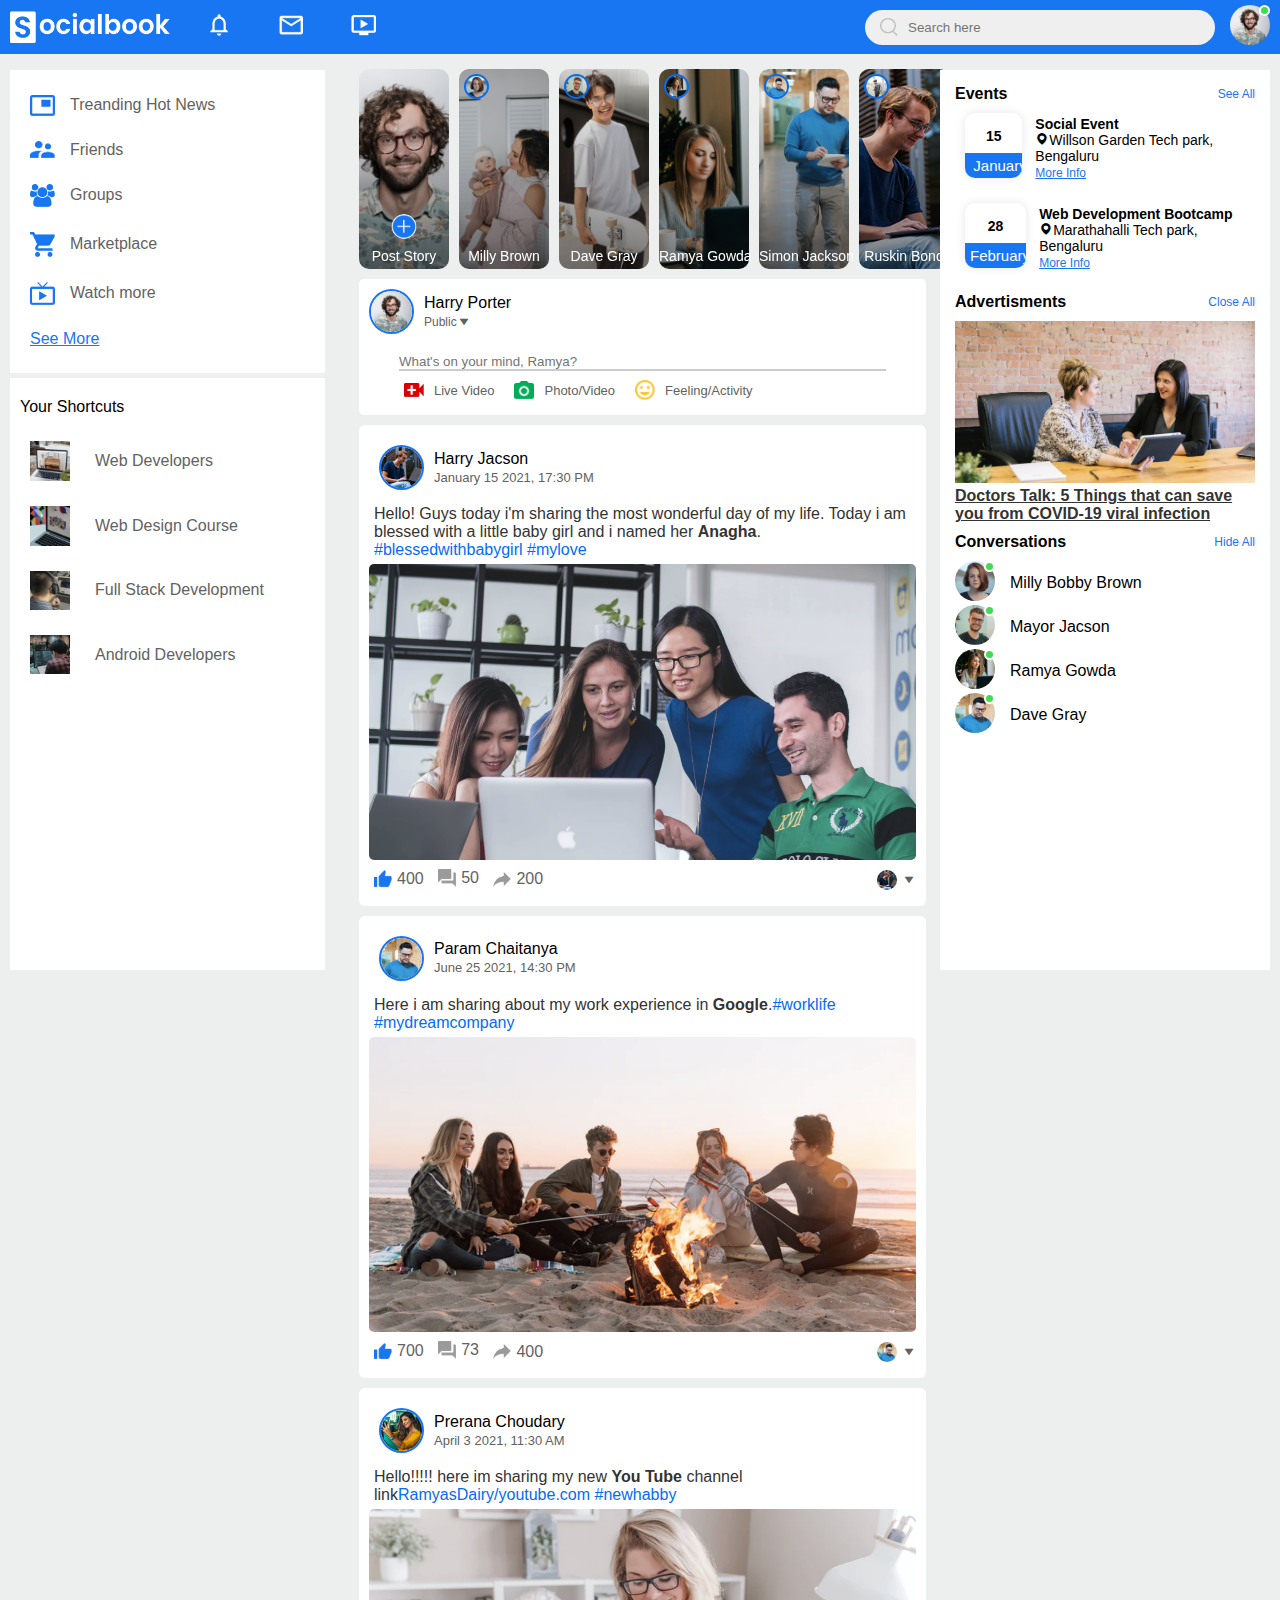
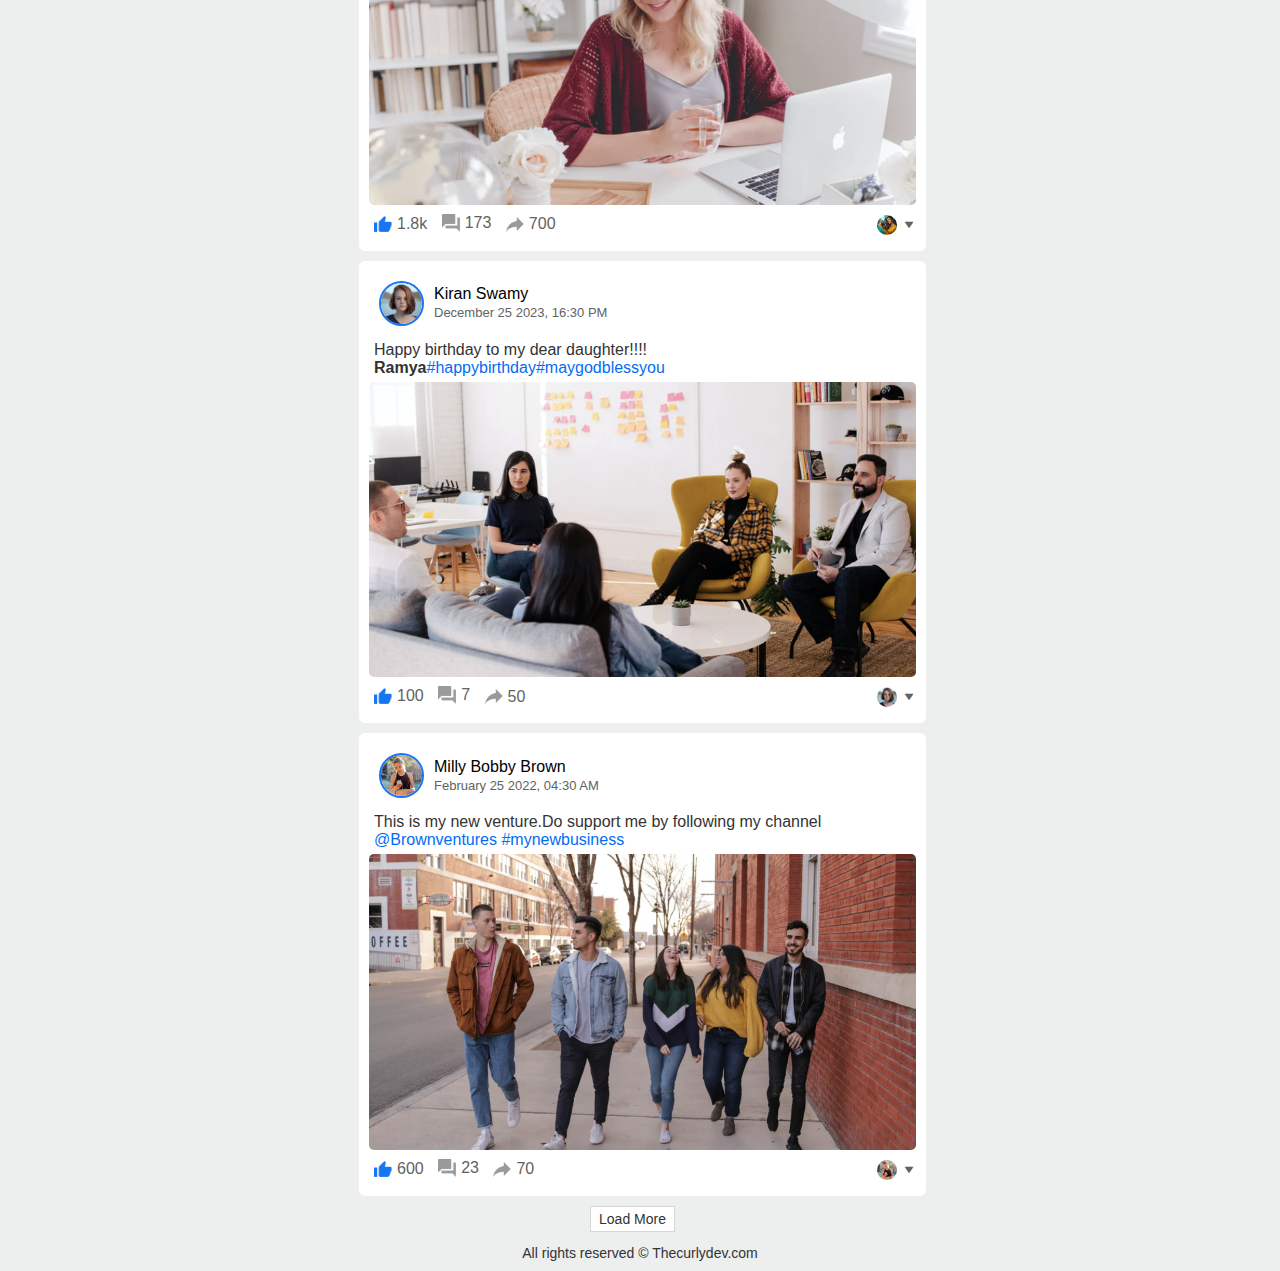
<file: Index.html>
<!DOCTYPE html>
<html lang="en">
  <head>
    <meta charset="UTF-8" />
    <meta name="viewport" content="width=device-width, initial-scale=1.0" />
    <title>SocialBook - A Facebook clone project</title>
    <link rel="stylesheet" href="Style.css" />
    <link
      href="https://unpkg.com/boxicons@2.1.4/css/boxicons.min.css"
      rel="stylesheet"
    />
  </head>
  <body>
    <!-- || Navbar design  -->
    <nav>
      <!-- left navbar design -->
      <div class="nav-left">
        <img
          src="socialbook_img/images/logo.png"
          class="logo"
          title="Company Logo"
        />
        <ul>
          <li><img src="socialbook_img/images/notification.png" alt="" /></li>
          <li><img src="socialbook_img/images/inbox.png" alt="" /></li>
          <li><img src="socialbook_img/images/video.png" alt="" /></li>
        </ul>
      </div>
      <!-- right navbar design -->
      <div class="nav-right">
        <div class="search-box">
          <img src="socialbook_img/images/search.png" />
          <input type="search" placeholder="Search here" />
        </div>
        <div class="nav-user-icon online" onclick="settingsMenuToggle()">
          <img
            src="socialbook_img/images/profile-pic.png"
            alt="User profile pic"
            title="My profile-pic"
          />
        </div>
      </div>

      <!----------------------------- User profile setting menu ------------------------->
    <div class="user-setting-menu">

      <div id="bcg-toggle-btn" class="bcg-toggle-btn-on">
          <span></span>
      </div>

      <div class="user-profile">
        <img
          src="socialbook_img/images/profile-pic.png"
          alt="user-profile"
          title="profile-pic"
        />
        <div>
          <p>Harry Porter</p>
          <a href="profile.html">See your profile</a>
        </div>
      </div>
      <hr>
      <div class="user-profile">
        <img
          src="socialbook_img/images/feedback.png"
          alt="user-profile"
          title="profile-pic"
        />
        <div>
          <p>Give Feedback</p>
          <a href="#">Help us to improve more</a>
        </div>
      </div>
      <hr>

      <!------------------------------------- user setting list ----------------------------->
      <div class="user-setting-list">
        <img src="socialbook_img/images/setting.png" class="settings-icon">
        <a href="#">Settings & Privacy</a> <img src="socialbook_img/images/arrow.png" width="5px">
      </div>
      <div class="user-setting-list">
        <img src="socialbook_img/images/help.png" class="settings-icon">
        <a href="#">Help & Support</a> <img src="socialbook_img/images/arrow.png" width="5px">
      </div>
      <div class="user-setting-list">
        <img src="socialbook_img/images/display.png" class="settings-icon">
        <a href="#">Display & Accessibility</a> <img src="socialbook_img/images/arrow.png" width="5px">
      </div>
      <div class="user-setting-list">
        <img src="socialbook_img/images/logout.png" class="settings-icon">
        <a href="#">Logout</a> <img src="socialbook_img/images/arrow.png" width="5px">
      </div>
    </div>

    </nav>

    <!-- Main container design -->
    <div class="container">
      <!--------------------------------------- left sidebar --------------------------------------------------------------->
      <div class="left-sidebar">
        <div class="imp-links">
          <a href="#"
            ><img src="socialbook_img/images/news.png" alt="" />Treanding Hot
            News</a
          >
          <a href="#"
            ><img src="socialbook_img/images/friends.png" alt="" />Friends</a
          >
          <a href="#"
            ><img src="socialbook_img/images/group.png" alt="" />Groups</a
          >
          <a href="#"
            ><img
              src="socialbook_img/images/marketplace.png"
              alt=""
            />Marketplace</a
          >
          <a href="#"
            ><img src="socialbook_img/images/watch.png" alt="" />Watch more</a
          >
          <a href="#">See More</a>
        </div>
        <!-- shortcut links -->
        <div class="shortcut">
          <p>Your Shortcuts</p>
          <a href="#"
            ><img
              src="socialbook_img/images/shortcut-1.png"
              alt="Shortcut links"
            />Web Developers</a
          >
          <a href="#"
            ><img
              src="socialbook_img/images/shortcut-2.png"
              alt="Shortcut links"
            />Web Design Course</a
          >
          <a href="#"
            ><img
              src="socialbook_img/images/shortcut-3.png"
              alt="Shortcut links"
            />Full Stack Development</a
          >
          <a href="#"
            ><img
              src="socialbook_img/images/shortcut-4.png"
              alt="Shortcut links"
            />Android Developers</a
          >
        </div>
      </div>
      <!------------------------------ Main content container --------------------------------------->
      <div class="maincontent">
        <div class="story-board">
          <!---------------------- Story1 ----------------------------->
          <div class="story status1">
            <img
              src="socialbook_img/images/upload.png"
              alt="Upload Your images"
            />
            <p>Post Story</p>
          </div>

          <!---------------------- Story2 ----------------------------->
          <div class="story status2">
            <img
              src="socialbook_img/images/member-1.png"
              alt="Upload Your images"
            />
            <p>Milly Brown</p>
          </div>

          <!---------------------- Story3 ----------------------------->
          <div class="story status3">
            <img
              src="socialbook_img/images/member-2.png"
              alt="Upload Your images"
            />
            <p>Dave Gray</p>
          </div>

          <!---------------------- Story4 ----------------------------->
          <div class="story status4">
            <img
              src="socialbook_img/images/member-3.png"
              alt="Upload Your images"
            />
            <p>Ramya Gowda</p>
          </div>

          <!---------------------- Story5 ----------------------------->
          <div class="story status5">
            <img
              src="socialbook_img/images/member-4.png"
              alt="Upload Your images"
            />
            <p>Simon Jackson</p>
          </div>

          <!---------------------- Story6 ----------------------------->
          <div class="story status6">
            <img
              src="socialbook_img/images/member-5.png"
              alt="Upload Your images"
            />
            <p>Ruskin Bond</p>
          </div>
        </div>
        <!---------------------------------------------- User-Post Container starts here ------------------------------------------->
        <div class="write-post-container">
          <div class="user-profile">
            <img
              src="socialbook_img/images/profile-pic.png"
              alt="user-profile"
              title="profile-pic"
            />
            <div>
              <p>Harry Porter</p>
              <small>Public<i class="bx bxs-down-arrow"></i></small>
            </div>
          </div>
          <div class="post-input-container">
            <textarea
              rows="1"
              placeholder="What's on your mind, Ramya?"
            ></textarea>
            <div class="add-post-links">
              <a href="#"
                ><img src="socialbook_img/images/live-video.png" alt="" />Live
                Video</a
              >
              <a href="#"
                ><img
                  src="socialbook_img/images/photo.png"
                  alt=""
                />Photo/Video</a
              >
              <a href="#"
                ><img
                  src="socialbook_img/images/feeling.png"
                  alt=""
                />Feeling/Activity</a
              >
            </div>
          </div>
        </div>
        <!-------------------------------------------Feed container Starts here ------------------------------------------------>
        <div class="post-container">
          <div class="user-profile">
            <img
              src="socialbook_img/images/member-7.png"
              alt="user-profile"
              title="profile-pic"
            />
            <div>
              <p>Harry Jacson</p>
              <span>January 15 2021, 17:30 PM</span>
            </div>
          </div>
          <p class="post-text">
            Hello! Guys today i'm sharing the most wonderful day of my life.
            Today i am blessed with a little baby girl and i named her
            <strong>Anagha</strong>. <a href="#">#blessedwithbabygirl</a>
            <a href="#">#mylove</a>
          </p>
          <img
            class="post-img"
            src="socialbook_img/images/feed-image-1.png"
            alt="Feed image"
            title="Mother with her baby"
          />
          <div class="post-row">
            <div class="activity-icons">
              <div>
                <img src="socialbook_img/images/like-blue.png" alt="" />400
              </div>
              <div>
                <img src="socialbook_img/images/comments.png" alt="" />50
              </div>
              <div><img src="socialbook_img/images/share.png" alt="" />200</div>
            </div>
            <div class="post-profile-icon">
              <img
                src="socialbook_img/images/member-7.png"
                alt="profile-pic"
              /><i class="bx bxs-down-arrow"></i>
            </div>
          </div>
        </div>

        <!--------------------------------------- Feed- post 2 ----------------------------------------->

        <div class="post-container">
          <div class="user-profile">
            <img
              src="socialbook_img/images/member-4.png"
              alt="user-profile"
              title="profile-pic"
            />
            <div>
              <p>Param Chaitanya</p>
              <span>June 25 2021, 14:30 PM</span>
            </div>
          </div>
          <p class="post-text">
            Here i am sharing about my work experience in <b>Google</b>.<a
              href="#"
              >#worklife</a
            >
            <a href="#">#mydreamcompany</a>
          </p>
          <img
            class="post-img"
            src="socialbook_img/images/feed-image-2.png"
            alt="Feed image"
            title="Google"
          />
          <div class="post-row">
            <div class="activity-icons">
              <div>
                <img src="socialbook_img/images/like-blue.png" alt="" />700
              </div>
              <div>
                <img src="socialbook_img/images/comments.png" alt="" />73
              </div>
              <div><img src="socialbook_img/images/share.png" alt="" />400</div>
            </div>
            <div class="post-profile-icon">
              <img
                src="socialbook_img/images/member-4.png"
                alt="profile-pic"
              /><i class="bx bxs-down-arrow"></i>
            </div>
          </div>
        </div>

        <!--------------------------------------- Feed- post 3 ----------------------------------------->

        <div class="post-container">
          <div class="user-profile">
            <img
              src="socialbook_img/images/member-8.png"
              alt="user-profile"
              title="profile-pic"
            />
            <div>
              <p>Prerana Choudary</p>
              <span>April 3 2021, 11:30 AM</span>
            </div>
          </div>
          <p class="post-text">
            Hello!!!!! here im sharing my new <b>You Tube</b> channel link<a
              href="#"
              >RamyasDairy/youtube.com</a
            >
            <a href="#">#newhabby</a>
          </p>
          <img
            class="post-img"
            src="socialbook_img/images/feed-image-4.png"
            alt="Feed image"
            title="Google"
          />
          <div class="post-row">
            <div class="activity-icons">
              <div>
                <img src="socialbook_img/images/like-blue.png" alt="" />1.8k</div>
              <div>
                <img src="socialbook_img/images/comments.png" alt="" />173
              </div>
              <div><img src="socialbook_img/images/share.png" alt="" />700</div>
            </div>
            <div class="post-profile-icon">
              <img
                src="socialbook_img/images/member-8.png"
                alt="profile-pic"
              /><i class="bx bxs-down-arrow"></i>
            </div>
          </div>
        </div>

        <!--------------------------------------- Feed- post 4 ----------------------------------------->

        <div class="post-container">
          <div class="user-profile">
            <img
              src="socialbook_img/images/member-1.png"
              alt="user-profile"
              title="profile-pic"
            />
            <div>
              <p>Kiran Swamy</p>
              <span>December 25 2023, 16:30 PM</span>
            </div>
          </div>
          <p class="post-text">
            Happy birthday to my dear daughter!!!! <b>Ramya</b><a href="#">#happybirthday</a><a href="#">#maygodblessyou</a>
          </p>
          <img
            class="post-img"
            src="socialbook_img/images/feed-image-5.png"
            alt="Feed image"
            title="Google"
          />
          <div class="post-row">
            <div class="activity-icons">
              <div>
                <img src="socialbook_img/images/like-blue.png" alt="" />100
              </div>
              <div>
                <img src="socialbook_img/images/comments.png" alt="" />7
              </div>
              <div><img src="socialbook_img/images/share.png" alt="" />50</div>
            </div>
            <div class="post-profile-icon">
              <img
                src="socialbook_img/images/member-1.png"
                alt="profile-pic"
              /><i class="bx bxs-down-arrow"></i>
            </div>
          </div>
        </div>

        <!--------------------------------------- Feed- post 5 ----------------------------------------->

        <div class="post-container">
          <div class="user-profile">
            <img
              src="socialbook_img/images/member-6.png"
              alt="user-profile"
              title="profile-pic"
            />
            <div>
              <p>Milly Bobby Brown</p>
              <span>February 25 2022, 04:30 AM</span>
            </div>
          </div>
          <p class="post-text">
            This is my new venture.Do support me by following my channel <a
              href="#"
              >@Brownventures</a
            >
            <a href="#">#mynewbusiness</a>
          </p>
          <img
            class="post-img"
            src="socialbook_img/images/feed-image-3.png"
            alt="Feed image"
            title="Google"
          />
          <div class="post-row">
            <div class="activity-icons">
              <div>
                <img src="socialbook_img/images/like-blue.png" alt="" />600
              </div>
              <div>
                <img src="socialbook_img/images/comments.png" alt="" />23
              </div>
              <div><img src="socialbook_img/images/share.png" alt="" />70</div>
            </div>
            <div class="post-profile-icon">
              <img
                src="socialbook_img/images/member-6.png"
                alt="profile-pic"
              /><i class="bx bxs-down-arrow"></i>
            </div>
          </div>
        </div>

        <button type="button" class="load-more-btn">Load More</button>
      </div>
      <!-------------------------------------- right sidebar ----------------------------------------------->
      <div class="right-sidebar">
        <!-- Right sidebar title -->
        <div class="sidebar-title">
          <h4>Events</h4>
          <a href="#">See All</a>
        </div>
        <!-------------------------------------------- Right sidebar content  event1   ------------------------------>
        <div class="event">
          <div class="left-event">
            <h4>15</h4>
            <span>January</span>
          </div>
          <div class="right-event">
            <h4>Social Event</h4>
            <p><i class="bx bxs-map"></i>Willson Garden Tech park, Bengaluru</p>
            <a href="#">More Info</a>
          </div>
        </div>
        <!------------------------------------------- Event2 ---------------------------------------------------->
        <div class="event">
          <div class="left-event">
            <h4>28</h4>
            <span>February</span>
          </div>
          <div class="right-event">
            <h4>Web Development Bootcamp</h4>
            <p><i class="bx bxs-map"></i>Marathahalli Tech park, Bengaluru</p>
            <a href="#">More Info</a>
          </div>
        </div>

        <!---------------------------- Right sidebar Advertisement pane ------------------------------------------------>
        <div class="sidebar-title">
          <h4>Advertisments</h4>
          <a href="#">Close All</a>
        </div>
        <!-------------------- Ad1 --------------------------->
        <div class="ads-pane">
          <img
            src="socialbook_img/images/advertisement.png"
            alt="Advertisement Banner"
            class="sidebar-ads"
          />
          <a href="#"
            >Doctors Talk: 5 Things that can save you from COVID-19 viral
            infection</a
          >
        </div>

        <!---------------------- Online Conversation pane ------------------------------->
        <div class="sidebar-title">
          <h4>Conversations</h4>
          <a href="#">Hide All</a>
        </div>
        <!------------------------ online friends list ----------------------------------->
        <!-- Friend1 -->
        <div class="online-list">
          <div class="online">
            <img src="socialbook_img/images/member-1.png" alt="profile-pic" />
          </div>
          <p>Milly Bobby Brown</p>
        </div>
        <!-- Friend2 -->
        <div class="online-list">
          <div class="online">
            <img src="socialbook_img/images/member-2.png" alt="profile-pic" />
          </div>
          <p>Mayor Jacson</p>
        </div>
        <!-- Friend3 -->
        <div class="online-list">
          <div class="online">
            <img src="socialbook_img/images/member-3.png" alt="profile-pic" />
          </div>
          <p>Ramya Gowda</p>
        </div>
        <!-- Friend4 -->
        <div class="online-list">
          <div class="online">
            <img src="socialbook_img/images/member-4.png" alt="profile-pic" />
          </div>
          <p>Dave Gray</p>
        </div>
      </div>
    </div>
   <!-- --------------------------------------footer starts here------------------------------------>
    <div class="footer">
      <p>All rights reserved &copy; Thecurlydev.com</p>
    </div>

    <script src="script.js"></script>
  </body>
</html>
</file>
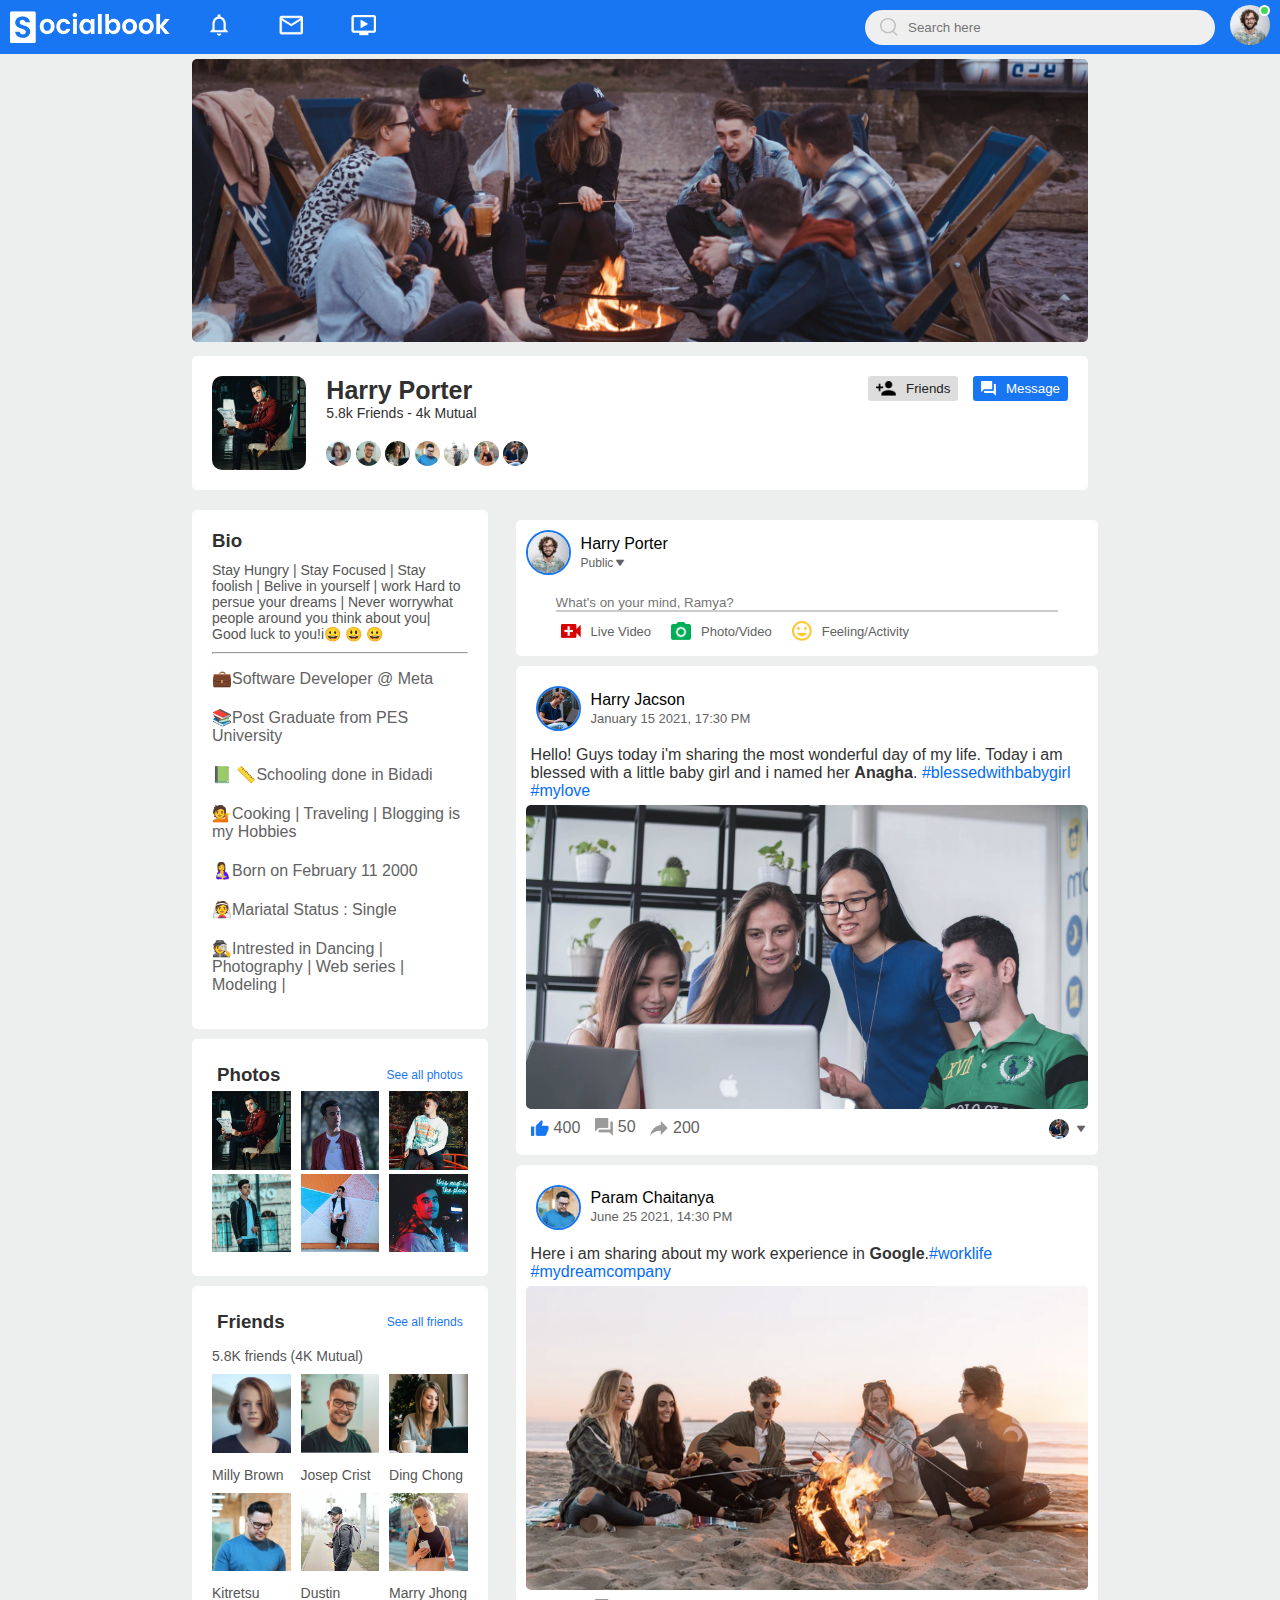
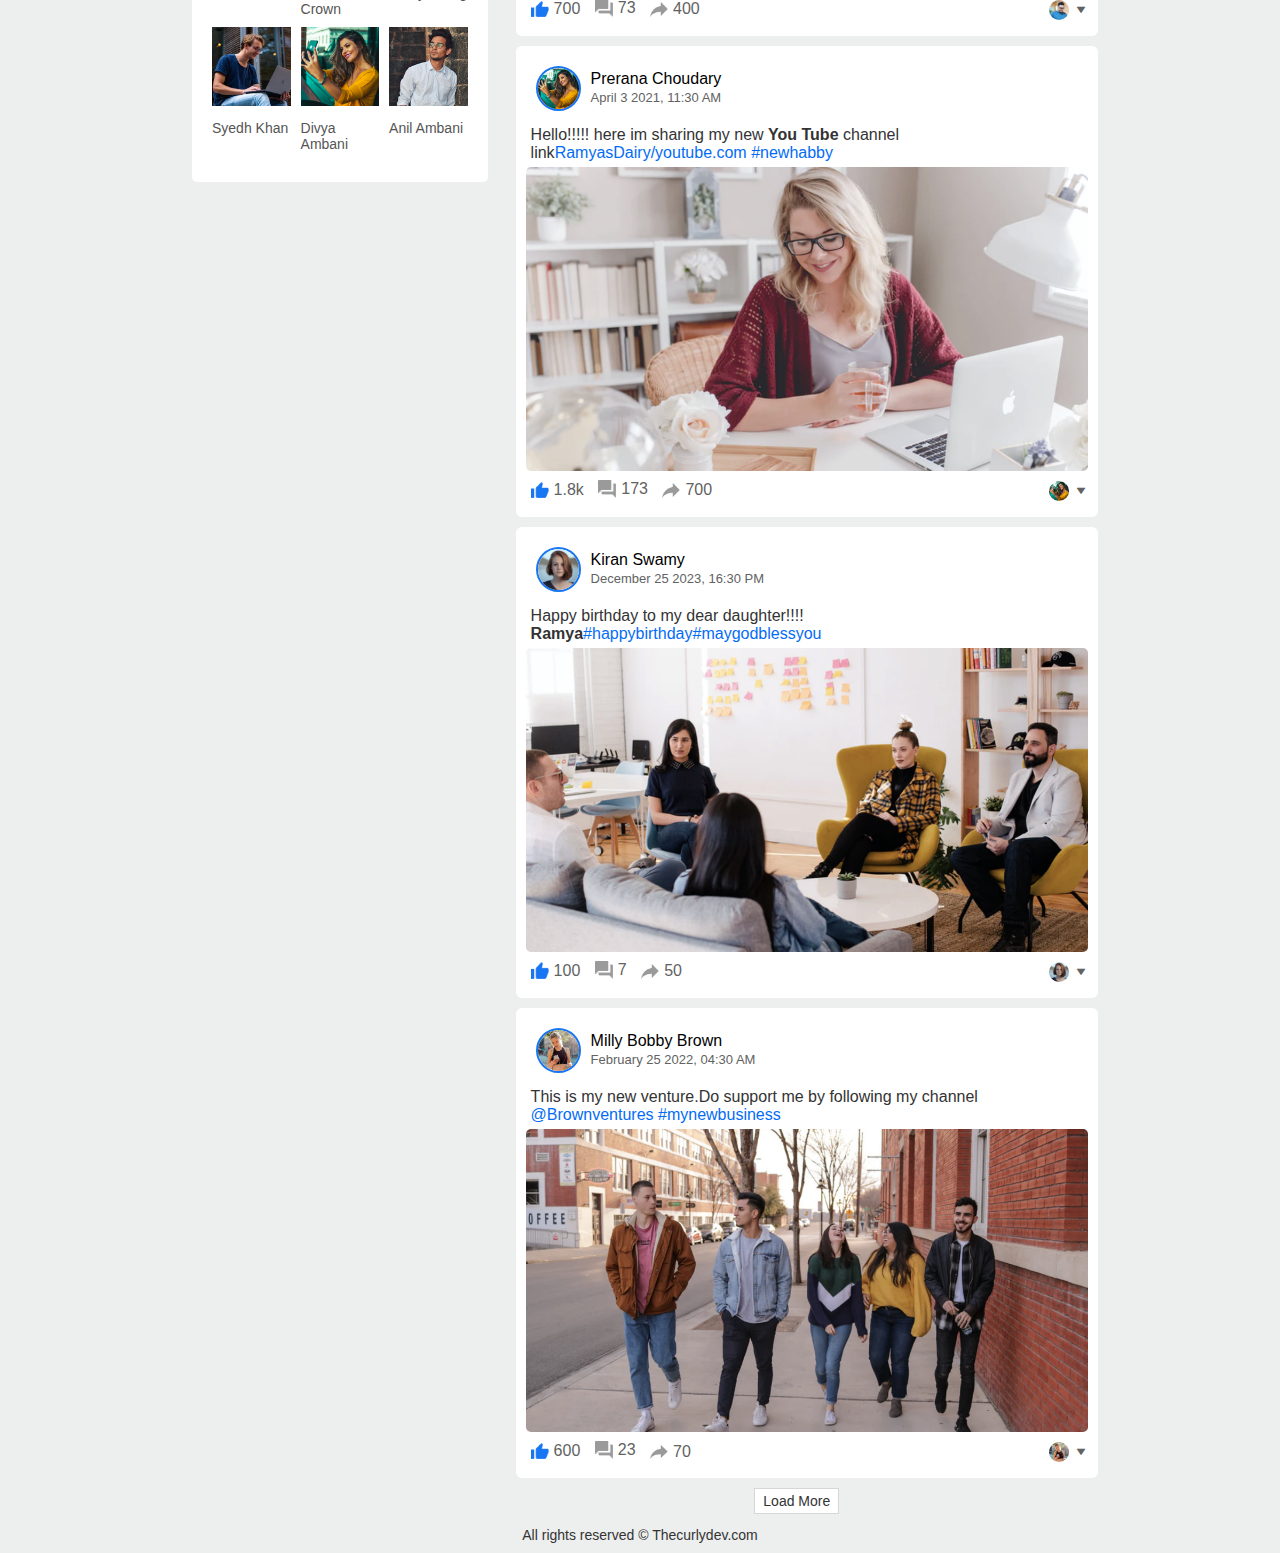
<file: profile.html>
<!DOCTYPE html>
<html lang="en">
  <head>
    <meta charset="UTF-8" />
    <meta name="viewport" content="width=device-width, initial-scale=1.0" />
    <title>SocialBook - A Facebook clone project</title>
    <link rel="stylesheet" href="Style.css" />
    <link
      href="https://unpkg.com/boxicons@2.1.4/css/boxicons.min.css"
      rel="stylesheet"
    />
  </head>
  <body>
    <!-- || Navbar design  -->
    <nav>
      <!-- left navbar design -->
      <div class="nav-left">
        <img
          src="socialbook_img/images/logo.png"
          class="logo"
          title="Company Logo"
        />
        <ul>
          <li><img src="socialbook_img/images/notification.png" alt="" /></li>
          <li><img src="socialbook_img/images/inbox.png" alt="" /></li>
          <li><img src="socialbook_img/images/video.png" alt="" /></li>
        </ul>
      </div>
      <!-- right navbar design -->
      <div class="nav-right">
        <div class="search-box">
          <img src="socialbook_img/images/search.png" />
          <input type="search" placeholder="Search here" />
        </div>
        <div class="nav-user-icon online" onclick="settingsMenuToggle()">
          <img
            src="socialbook_img/images/profile-pic.png"
            alt="User profile pic"
            title="My profile-pic"
          />
        </div>
      </div>

      <!----------------------------- User profile setting menu ------------------------->
     <div class="user-setting-menu">

        <div id="bcg-toggle-btn" class="bcg-toggle-btn-on">
            <span></span>
        </div>
  
        <div class="user-profile">
          <img
            src="socialbook_img/images/profile-pic.png"
            alt="user-profile"
            title="profile-pic"
          />
          <div>
            <p>Harry Porter</p>
            <a href="Index.html">Go back</a>
          </div>
        </div>
        <hr>
        <div class="user-profile">
          <img
            src="socialbook_img/images/feedback.png"
            alt="user-profile"
            title="profile-pic"
          />
          <div>
            <p>Give Feedback</p>
            <a href="#">Help us to improve more</a>
          </div>
        </div>
        <hr>
  
        <!------------------------------------- user setting list ----------------------------->
        <div class="user-setting-list">
          <img src="socialbook_img/images/setting.png" class="settings-icon">
          <a href="#">Settings & Privacy</a> <img src="socialbook_img/images/arrow.png" width="5px">
        </div>
        <div class="user-setting-list">
          <img src="socialbook_img/images/help.png" class="settings-icon">
          <a href="#">Help & Support</a> <img src="socialbook_img/images/arrow.png" width="5px">
        </div>
        <div class="user-setting-list">
          <img src="socialbook_img/images/display.png" class="settings-icon">
          <a href="#">Display & Accessibility</a> <img src="socialbook_img/images/arrow.png" width="5px">
        </div>
        <div class="user-setting-list">
          <img src="socialbook_img/images/logout.png" class="settings-icon">
          <a href="#">Logout</a> <img src="socialbook_img/images/arrow.png" width="5px">
        </div>
      </div>
  
    </nav>
   
  <!--------------------------- User-profile-page design starts here -------------------------->

  <div class="profile-container">
    <img class="cover-img" src="socialbook_img/images/cover.png" alt="cover image" title="Cover image">
    <div class="profile-details">
        <div class="pd-left">
            <div class="pd-row">
                <img src="socialbook_img/images/photo1.png" alt="profile-pic" class="pd-img">
                <div>
                   <h3>Harry Porter</h3>
                   <p>5.8k Friends - 4k Mutual</p>
                   <img src="socialbook_img/images/member-1.png" alt="">
                   <img src="socialbook_img/images/member-2.png" alt="">
                   <img src="socialbook_img/images/member-3.png" alt="">
                   <img src="socialbook_img/images/member-4.png" alt="">
                   <img src="socialbook_img/images/member-5.png" alt="">
                   <img src="socialbook_img/images/member-6.png" alt="">
                   <img src="socialbook_img/images/member-7.png" alt="">
                </div>

                
            </div>
        </div>
        <div class="pd-right">
            <button type="button"><img src="socialbook_img/images/add-friends.png" alt="">Friends</button>
            <button type="button"><img src="socialbook_img/images/message.png" alt="">Message</button>
        </div>
        
    </div>
    <div class="profile-info">
        <div class="info-col">
            <div class="profile-intro">
                <h3>Bio</h3>
                <p>Stay Hungry | Stay Focused | Stay foolish | Belive in yourself | work Hard to persue your dreams | Never worrywhat people around you think about you| Good luck to you!i&#128512; &#128515; &#128512;</p>
                <hr>
                <ul>
                    <li>&#128188;Software Developer @ Meta</li>
                    <li>&#128218;Post Graduate from PES University</li>
                    <li>&#128215; &#128207;Schooling done in Bidadi</li>
                    <li>&#128129;Cooking | Traveling | Blogging is my Hobbies</li>
                    <li>&#129329;Born on February 11 2000</li>
                    <li>&#128112;Mariatal Status : Single</li>
                    <li>&#128373;Intrested in Dancing | Photography | Web series | Modeling |</li>
                </ul>
            </div>
            <div class="profile-intro">
             <div class="title-box">
                <h3>Photos</h3>
                <a href="#">See all photos </a>
             </div>
                <div class="photo-box">
                    <div><img src="socialbook_img/images/photo1.png" alt=""></div>
                    <div><img src="socialbook_img/images/photo2.png" alt=""></div>
                    <div><img src="socialbook_img/images/photo3.png" alt=""></div>
                    <div><img src="socialbook_img/images/photo4.png" alt=""></div>
                    <div><img src="socialbook_img/images/photo5.png" alt=""></div>
                    <div><img src="socialbook_img/images/photo6.png" alt=""></div>
                </div>
            </div>

            <div class="profile-intro">
             <div class="title-box">
                <h3>Friends</h3>
                <a href="#">See all friends </a>
             </div>
             <p>5.8K friends (4K Mutual)</p>
                <div class="friends-box">
                    <div><img src="socialbook_img/images/member-1.png" alt=""><p>Milly Brown</p></div>
                    <div><img src="socialbook_img/images/member-2.png" alt=""><p>Josep Crist</p></div>
                    <div><img src="socialbook_img/images/member-3.png" alt=""><p>Ding Chong</p></div>
                    <div><img src="socialbook_img/images/member-4.png" alt=""><p>Kitretsu</p></div>
                    <div><img src="socialbook_img/images/member-5.png" alt=""><p>Dustin Crown</p></div>
                    <div><img src="socialbook_img/images/member-6.png" alt=""><p>Marry Jhong</p></div>
                    <div><img src="socialbook_img/images/member-7.png" alt=""><p>Syedh Khan</p></div>
                    <div><img src="socialbook_img/images/member-8.png" alt=""><p>Divya Ambani</p></div>
                    <div><img src="socialbook_img/images/member-9.png" alt=""><p>Anil Ambani</p></div>
                </div>
            </div>

        </div>
        <div class="post-col">
            <div class="write-post-container">
                <div class="user-profile">
                  <img
                    src="socialbook_img/images/profile-pic.png"
                    alt="user-profile"
                    title="profile-pic"
                  />
                  <div>
                    <p>Harry Porter</p>
                    <small>Public<i class="bx bxs-down-arrow"></i></small>
                  </div>
                </div>
                <div class="post-input-container">
                  <textarea
                    rows="1"
                    placeholder="What's on your mind, Ramya?"
                  ></textarea>
                  <div class="add-post-links">
                    <a href="#"
                      ><img src="socialbook_img/images/live-video.png" alt="" />Live
                      Video</a
                    >
                    <a href="#"
                      ><img
                        src="socialbook_img/images/photo.png"
                        alt=""
                      />Photo/Video</a
                    >
                    <a href="#"
                      ><img
                        src="socialbook_img/images/feeling.png"
                        alt=""
                      />Feeling/Activity</a
                    >
                  </div>
                </div>
              </div>
              <!-------------------------------------------Feed container Starts here ------------------------------------------------>
              <div class="post-container">
                <div class="user-profile">
                  <img
                    src="socialbook_img/images/member-7.png"
                    alt="user-profile"
                    title="profile-pic"
                  />
                  <div>
                    <p>Harry Jacson</p>
                    <span>January 15 2021, 17:30 PM</span>
                  </div>
                </div>
                <p class="post-text">
                  Hello! Guys today i'm sharing the most wonderful day of my life.
                  Today i am blessed with a little baby girl and i named her
                  <strong>Anagha</strong>. <a href="#">#blessedwithbabygirl</a>
                  <a href="#">#mylove</a>
                </p>
                <img
                  class="post-img"
                  src="socialbook_img/images/feed-image-1.png"
                  alt="Feed image"
                  title="Mother with her baby"
                />
                <div class="post-row">
                  <div class="activity-icons">
                    <div>
                      <img src="socialbook_img/images/like-blue.png" alt="" />400
                    </div>
                    <div>
                      <img src="socialbook_img/images/comments.png" alt="" />50
                    </div>
                    <div><img src="socialbook_img/images/share.png" alt="" />200</div>
                  </div>
                  <div class="post-profile-icon">
                    <img
                      src="socialbook_img/images/member-7.png"
                      alt="profile-pic"
                    /><i class="bx bxs-down-arrow"></i>
                  </div>
                </div>
              </div>
      
              <!--------------------------------------- Feed- post 2 ----------------------------------------->
      
              <div class="post-container">
                <div class="user-profile">
                  <img
                    src="socialbook_img/images/member-4.png"
                    alt="user-profile"
                    title="profile-pic"
                  />
                  <div>
                    <p>Param Chaitanya</p>
                    <span>June 25 2021, 14:30 PM</span>
                  </div>
                </div>
                <p class="post-text">
                  Here i am sharing about my work experience in <b>Google</b>.<a
                    href="#"
                    >#worklife</a
                  >
                  <a href="#">#mydreamcompany</a>
                </p>
                <img
                  class="post-img"
                  src="socialbook_img/images/feed-image-2.png"
                  alt="Feed image"
                  title="Google"
                />
                <div class="post-row">
                  <div class="activity-icons">
                    <div>
                      <img src="socialbook_img/images/like-blue.png" alt="" />700
                    </div>
                    <div>
                      <img src="socialbook_img/images/comments.png" alt="" />73
                    </div>
                    <div><img src="socialbook_img/images/share.png" alt="" />400</div>
                  </div>
                  <div class="post-profile-icon">
                    <img
                      src="socialbook_img/images/member-4.png"
                      alt="profile-pic"
                    /><i class="bx bxs-down-arrow"></i>
                  </div>
                </div>
              </div>
      
              <!--------------------------------------- Feed- post 3 ----------------------------------------->
      
              <div class="post-container">
                <div class="user-profile">
                  <img
                    src="socialbook_img/images/member-8.png"
                    alt="user-profile"
                    title="profile-pic"
                  />
                  <div>
                    <p>Prerana Choudary</p>
                    <span>April 3 2021, 11:30 AM</span>
                  </div>
                </div>
                <p class="post-text">
                  Hello!!!!! here im sharing my new <b>You Tube</b> channel link<a
                    href="#"
                    >RamyasDairy/youtube.com</a
                  >
                  <a href="#">#newhabby</a>
                </p>
                <img
                  class="post-img"
                  src="socialbook_img/images/feed-image-4.png"
                  alt="Feed image"
                  title="Google"
                />
                <div class="post-row">
                  <div class="activity-icons">
                    <div>
                      <img src="socialbook_img/images/like-blue.png" alt="" />1.8k</div>
                    <div>
                      <img src="socialbook_img/images/comments.png" alt="" />173
                    </div>
                    <div><img src="socialbook_img/images/share.png" alt="" />700</div>
                  </div>
                  <div class="post-profile-icon">
                    <img
                      src="socialbook_img/images/member-8.png"
                      alt="profile-pic"
                    /><i class="bx bxs-down-arrow"></i>
                  </div>
                </div>
              </div>
      
              <!--------------------------------------- Feed- post 4 ----------------------------------------->
      
              <div class="post-container">
                <div class="user-profile">
                  <img
                    src="socialbook_img/images/member-1.png"
                    alt="user-profile"
                    title="profile-pic"
                  />
                  <div>
                    <p>Kiran Swamy</p>
                    <span>December 25 2023, 16:30 PM</span>
                  </div>
                </div>
                <p class="post-text">
                  Happy birthday to my dear daughter!!!! <b>Ramya</b><a href="#">#happybirthday</a><a href="#">#maygodblessyou</a>
                </p>
                <img
                  class="post-img"
                  src="socialbook_img/images/feed-image-5.png"
                  alt="Feed image"
                  title="Google"
                />
                <div class="post-row">
                  <div class="activity-icons">
                    <div>
                      <img src="socialbook_img/images/like-blue.png" alt="" />100
                    </div>
                    <div>
                      <img src="socialbook_img/images/comments.png" alt="" />7
                    </div>
                    <div><img src="socialbook_img/images/share.png" alt="" />50</div>
                  </div>
                  <div class="post-profile-icon">
                    <img
                      src="socialbook_img/images/member-1.png"
                      alt="profile-pic"
                    /><i class="bx bxs-down-arrow"></i>
                  </div>
                </div>
              </div>
      
              <!--------------------------------------- Feed- post 5 ----------------------------------------->
      
              <div class="post-container">
                <div class="user-profile">
                  <img
                    src="socialbook_img/images/member-6.png"
                    alt="user-profile"
                    title="profile-pic"
                  />
                  <div>
                    <p>Milly Bobby Brown</p>
                    <span>February 25 2022, 04:30 AM</span>
                  </div>
                </div>
                <p class="post-text">
                  This is my new venture.Do support me by following my channel <a
                    href="#"
                    >@Brownventures</a
                  >
                  <a href="#">#mynewbusiness</a>
                </p>
                <img
                  class="post-img"
                  src="socialbook_img/images/feed-image-3.png"
                  alt="Feed image"
                  title="Google"
                />
                <div class="post-row">
                  <div class="activity-icons">
                    <div>
                      <img src="socialbook_img/images/like-blue.png" alt="" />600
                    </div>
                    <div>
                      <img src="socialbook_img/images/comments.png" alt="" />23
                    </div>
                    <div><img src="socialbook_img/images/share.png" alt="" />70</div>
                  </div>
                  <div class="post-profile-icon">
                    <img
                      src="socialbook_img/images/member-6.png"
                      alt="profile-pic"
                    /><i class="bx bxs-down-arrow"></i>
                  </div>
                </div>
              </div>
      
              <button type="button" class="load-more-btn">Load More</button>
            </div>
        </div>
    </div>
  </div>

  <div class="footer">
    <p>All rights reserved &copy; Thecurlydev.com</p>
  </div>

  <script src="script.js"></script>
</body>
</html>
</file>
<file: Style.css>
* {
    margin: 0;
    padding: 0;
    font-family: 'Arial', 'Helvetica', sans-serif;
    box-sizing: border-box;
}

:root {
    --body-color: #edeeee;
    --nav-color: #1876f2;
    --sidebar-bg-color: #fff;
    --text-color: #333;
}

.dark-theme {
    --body-color: #2b2929;
    --nav-color: #333;
    --sidebar-bg-color: #555;
    --text-color: #ddd;
}

body {
    background-color: var(--body-color);
    transition: background 0.3s;
}

nav {
    display: flex;
    align-items: center;
    justify-content: space-between;
    background-color: var(--nav-color);
    padding: 5px 10px;
    position: sticky;
    top: 0;
    z-index: 100;
}

.logo {
    width: 160px;

}

.nav-left,
.nav-right {
    display: flex;
    flex-direction: row;
    align-items: center;
    column-gap: 15px;
}

.nav-left ul li {
    padding: 0 5px;
    list-style-type: none;
    display: inline-block;
    white-space: nowrap;
}

.nav-left ul li img {
    width: 28px;
    margin: 0 15px;
}

.nav-user-icon img {
    width: 40px;
    border-radius: 50%;
    cursor: pointer;
}

.search-box {
    background-color: #efefef;
    width: 350px;
    border-radius: 20px;
    display: flex;
    align-items: center;
    padding: 0 15px;
}

.search-box img {
    width: 18px;
}

.search-box input {
    width: 100%;
    background-color: transparent;
    padding: 10px;
    outline: none;
    border: 0;
}

.online {
    position: relative;
}

.online::after {
    content: "";
    width: 7px;
    height: 7px;
    border: 2px solid #fff;
    border-radius: 50%;
    background-color: #41db51;
    position: absolute;
    top: 0;
    right: 0;
}

.container {
    display: flex;
    justify-content: space-between;
    padding: 5px 10px;
}

.left-sidebar {
    background-color: var(--sidebar-bg-color);
    position: sticky;
    top: 70px;
    flex-basis: 25%;
    align-self: flex-start;
    height: 100vh;
}

.right-sidebar {
    position: sticky;
    top: 70px;
    flex-basis: 25%;
    align-self: flex-start;
    height: 100vh;
    background-color: var(--sidebar-bg-color);
    padding: 15px;
}

.maincontent {
    flex-basis: 45%;
}

.imp-links {
    padding: 0px 10px;
    border-bottom: 5px solid #efefef;
}

.imp-links a,
.shortcut a {
    text-decoration: none;
    display: flex;
    align-items: center;
    margin: 10px;
    color: #626262;
    width: fit-content;
    margin: 25px 10px;
}

.imp-links a img {
    width: 25px;
    margin-right: 15px;
}

.imp-links a:last-child {
    color: #1876f2;
    text-decoration: underline;
}

.shortcut a img {
    width: 60px;
    border-radius: 10px;
    margin-right: 15px;
    padding: 0px 10px;
}

.shortcut p {
    margin: 20px 10px;
    columns: #626262;
    font-weight: 500px;
}

.sidebar-title {
    display: flex;
    align-items: center;
    justify-content: space-between;
    margin-bottom: 10px;

}

.sidebar-title h4 {
    font-weight: 600;
    font-size: 1rem;
}

.sidebar-title a {
    text-decoration: none;
    color: #1876f2;
    font-size: 12px;
}

.event {
    display: flex;
    font-size: 14px;
    margin-bottom: 20px;
}

.left-event {
    border-radius: 10px;
    height: 65px;
    width: 65px;
    text-align: center;
    margin: 0px 10px;
    padding-top: 15px;
    position: relative;
    box-shadow: 0 0 10px rgba(0, 0, 0, 0.1);
    overflow: hidden;
}

.right-event {
    padding: 3px;
}

.right-event p {
    font-size: 14px;

}

.right-event a {
    color: #1876f2;
    font-size: 12px;
}

.left-event span {
    position: absolute;
    bottom: 0;
    display: block;
    width: 70px;
    background-color: #1876f2;
    color: #fff;
    font-size: 15px;
    padding: 4px 0px;
}

.sidebar-ads {
    width: 300px;
}

.sidebar-ads img {
    width: 100%;
    border-radius: 10px;
}

.ads-pane {
    margin-bottom: 10px;
}

.ads-pane a {
    font-size: 1rem;
    color: var(--text-color);
    font-weight: bold;
}

.ads-pane a:hover,
a:focus {
    color: #036cf6;
}

.online-list {
    display: flex;
    align-items: center;
}

.online-list .online img {
    width: 40px;
    border-radius: 50%;
}

.online-list .online {
    margin-right: 15px;
}

.story-board {
    height: 200px;
    width: 100px;
    display: flex;
    justify-content: space-between;
    color: #000;
    column-gap: 10px;
    margin: 10px;
}

.story {
    flex-basis: 18%;
    padding: 45%;
    background-position: center;
    background-size: cover;
    position: relative;
    border-radius: 10px;
}

.story img {
    width: 25px;
    position: absolute;
    top: 5px;
    left: 5px;
    border: 2px solid #036cf6;
    border-radius: 50%;
}

.story p {
    position: absolute;
    bottom: 5px;
    left: 0px;
    width: 100%;
    white-space: nowrap;
    font-size: 14px;
    color: #fff;
    text-align: center;
}

.status1 {
    background-image: linear-gradient(transparent, rgba(0, 0, 0, 0.5)), url(socialbook_img/images/status-1.png);
}

.status2 {
    background-image: linear-gradient(transparent, rgba(0, 0, 0, 0.5)), url(socialbook_img/images/status-2.png);
}

.status3 {
    background-image: linear-gradient(transparent, rgba(0, 0, 0, 0.5)), url(socialbook_img/images/status-3.png);
}

.status4 {
    background-image: linear-gradient(transparent, rgba(0, 0, 0, 0.5)), url(socialbook_img/images/status-4.png);
}

.status5 {
    background-image: linear-gradient(transparent, rgba(0, 0, 0, 0.5)), url(socialbook_img/images/status-5.png);
}

.status6 {
    background-image: linear-gradient(transparent, rgba(0, 0, 0, 0.5)), url(socialbook_img/images/member-7.png);
}

.story.status1 img {
    top: unset;
    left: 50%;
    bottom: 30px;
    transform: translateX(-50%);
    border: 0;
    width: 25px;
}

.write-post-container {
    width: 100%;
    border-radius: 5px;
    background-color: var(--sidebar-bg-color);
    color: var(--text-color);
    margin: 10px;
}

.user-profile {
    display: flex;
    align-items: center;
    padding: 10px;

}

.user-profile img {
    width: 45px;
    border-radius: 50%;
    border: 2px solid #1876f2;
    margin-right: 10px;
}

.user-profile p {
    font-weight: 500;
    color: #000;
}

.user-profile small {
    font-size: 12px;
    color: #626262;
}

.user-profile .bx.bxs-down-arrow {
    font-size: 10px;
    padding: 2px;
}

.post-input-container {
    padding: 10px 40px;
}

.post-input-container textarea {
    width: 100%;
    background: transparent;
    border: 0;
    outline: 0;
    border-bottom: 2px solid #ccc;
    resize: none;
}

.add-post-links {
    display: flex;
    justify-content: flex-start;
    margin: 5px;
    column-gap: 20px;
}

.add-post-links a {
    display: flex;
    align-items: center;
    text-decoration: none;
    color: #626262;
    font-size: 13px;
}

.add-post-links img {
    width: 20px;
    margin-right: 10px;
}

.post-container {
    width: 100%;
    background: #fff;
    border-radius: 6px;
    padding: 10px;
    color: #626262;
    margin: 10px;
}

.user-profile span {
    font-size: 13px;
    color: #626262;
}

.post-text {
    color: #333;
    padding: 5px;
    font-size: 1rem;
}

.post-text a {
    text-decoration: none;
    color: #036cf6;
}

.post-img {
    width: 100%;
    border-radius: 5px;
}

.post-row {
    display: flex;
    flex-direction: row;
    justify-content: space-between;
}

.activity-icons {
    margin: 5px;
}

.activity-icons div img {
    width: 18px;
    margin-right: 5px;
}

.activity-icons div {
    display: inline-flex;
    align-items: center;
    margin-right: 10px;
}

.post-profile-icon {
    display: flex;
    align-items: center;
}

.post-profile-icon img {
    width: 30px;
    border-radius: 50%;
    padding: 5px;
}

.post-profile-icon .bx.bxs-down-arrow {
    font-size: 10px;
    padding: 2px;
}

.load-more-btn {
    display: block;
    margin: auto;
    padding: 4px 8px;
    background-color: var(--sidebar-bg-color);
    color: var(--text-color);
    font-size: 14px;
    border: 1px solid #d5d7d7;
}

.load-more-btn:hover {
    background: #1876f2;
    color: #fff;
    cursor: pointer;
}

.load-more-btn :is(:hover, :focus) {
    background: #1876f2;
    color: #fff;
    cursor: pointer;
}

.footer {
    text-align: center;
    font-size: 14px;
    color: #333;
    padding: 8px 0px 10px;
}

.user-setting-menu {
    position: absolute;
    width: 10%;
    min-width: 250px;
    height: 300px;
    background-color: #fff;
    box-shadow: 0 0 10px rgba(0, 0, 0, 0.5);
    border-radius: 5px;
    overflow: hidden;
    top: 50px;
    right: 1%;
    max-height: 0px;
    transition: max-height 0.3s;
}

.user-setting-menu.height {
    max-height: 400px;
}

.user-setting-menu .user-profile {
    padding: 5px 8px;
}

.user-setting-menu .user-profile img {
    width: 35px;
    border: 0;
    outline: 0;
}

.user-setting-menu .user-profile p {
    color: #333;
    font-size: 1rem;
}

.user-setting-menu .user-profile a {
    text-decoration: none;
    font-size: 12px;
    color: #1876f2;
}

.user-setting-menu .user-profile hr {
    border: 0;
    height: 1px;
    background-color: #626262;
    margin: 10px 0px;
}

.user-setting-list {
    display: flex;
    align-items: center;
    column-gap: 10px;
    padding: 5px 10px;
    margin-top: 5px;
}

.user-setting-list .settings-icon {
    width: 15%;
}

.user-setting-list a {
    text-decoration: none;
    font-size: 1rem;
    color: #333;
}

#bcg-toggle-btn {
    position: absolute;
    top: 20px;
    right: 20px;
    background: #ccc;
    width: 40px;
    border-radius: 15px;
    padding: 2px 3px;
    cursor: pointer;
    display: flex;
    transition: background 0.5s, padding-left 0.5s;
}

#bcg-toggle-btn span {
    width: 15px;
    height: 15px;
    background-color: #fff;
    border-radius: 50%;
    display: inline-block;
}

#bcg-toggle-btn.bcg-toggle-btn-on {
    padding-left: 22px;
    background: #222;
}

/* <!--------------------------- User-profile main page design starts here --------------------------> */

.profile-container {
    padding: 5px 15%;
    color: #313030;
}

.cover-img {
    width: 100%;
    margin-bottom: 10px;
    border-radius: 5px;
}

.profile-details {
    background-color: var(--sidebar-bg-color);
    padding: 20px;
    border-radius: 5px;
    display: flex;
    align-items: flex-start;
    justify-content: space-between;
}

.pd-row {
    display: flex;
    align-items: flex-start;
}

.pd-img {
    width: 20%;
    border-radius: 10px;
    margin-right: 20px;
}

.pd-row div h3 {
    font-size: 25px;
    font-weight: 600;
}

.pd-row div p {
    font-size: 14px;
}

.pd-row div img {
    width: 25px;
    border-radius: 50%;
    margin-top: 20px;
}

.pd-right button {
    background: #1876f2;
    border: 0;
    outline: 0;
    display: inline-flex;
    padding: 5px 8px;
    color: #fff;
    border-radius: 3px;
    margin-left: 10px;
    column-gap: 10px;
}

.pd-right button img {
    height: 15px;
}

.pd-right button:first-child {
    background: #ddd;
    color: #222;
}

.pd-right button:first-child:hover {
    background: #1876f2;
    color: #fff;
}

.profile-info {
    display: flex;
    align-items: flex-start;
    justify-content: space-between;
    margin-top: 20px;
}

.info-col {
    flex-basis: 33%;
}

.post-col {
    flex-basis: 65%;
}

.profile-intro {
    background: var(--sidebar-bg-color);
    padding: 20px;
    margin-bottom: 10px;
    border-radius: 5px;
}

.profile-intro h3 {
    font-weight: 700;
}

.profile-intro p {
    font-size: 14px;
    padding: 10px 0px;
}

.profile-intro hr {
    height: 2px;
    background: #222;
}

.profile-intro ul li {
    list-style-type: none;
    text-align: start;
    font-size: 1rem;
    color: #626262;
    padding: 5px 0px;
    margin: 10px 0;
}

.title-box {
    display: flex;
    align-items: center;
    justify-content: space-between;
    margin: 5px 5px;
}

.title-box a {
    font-size: 12px;
    color: #1876f2;
    text-decoration: none;
}

.photo-box {
    display: grid;
    grid-template-columns: repeat(3, auto);
    column-gap: 10px;
}

.photo-box img {
    width: 100%;
    cursor: pointer;
}

.profile-intro p {
    font-size: 14px;
    color: #555;
}

.friends-box {
    display: grid;
    grid-template-columns: repeat(3, auto);
    column-gap: 10px;
}

.friends-box img {
    width: 100%;
    cursor: pointer;
}
.friends-box div img p{
    white-space:nowrap;
    font-size: 13px;
    color: #222;
}
</file>
